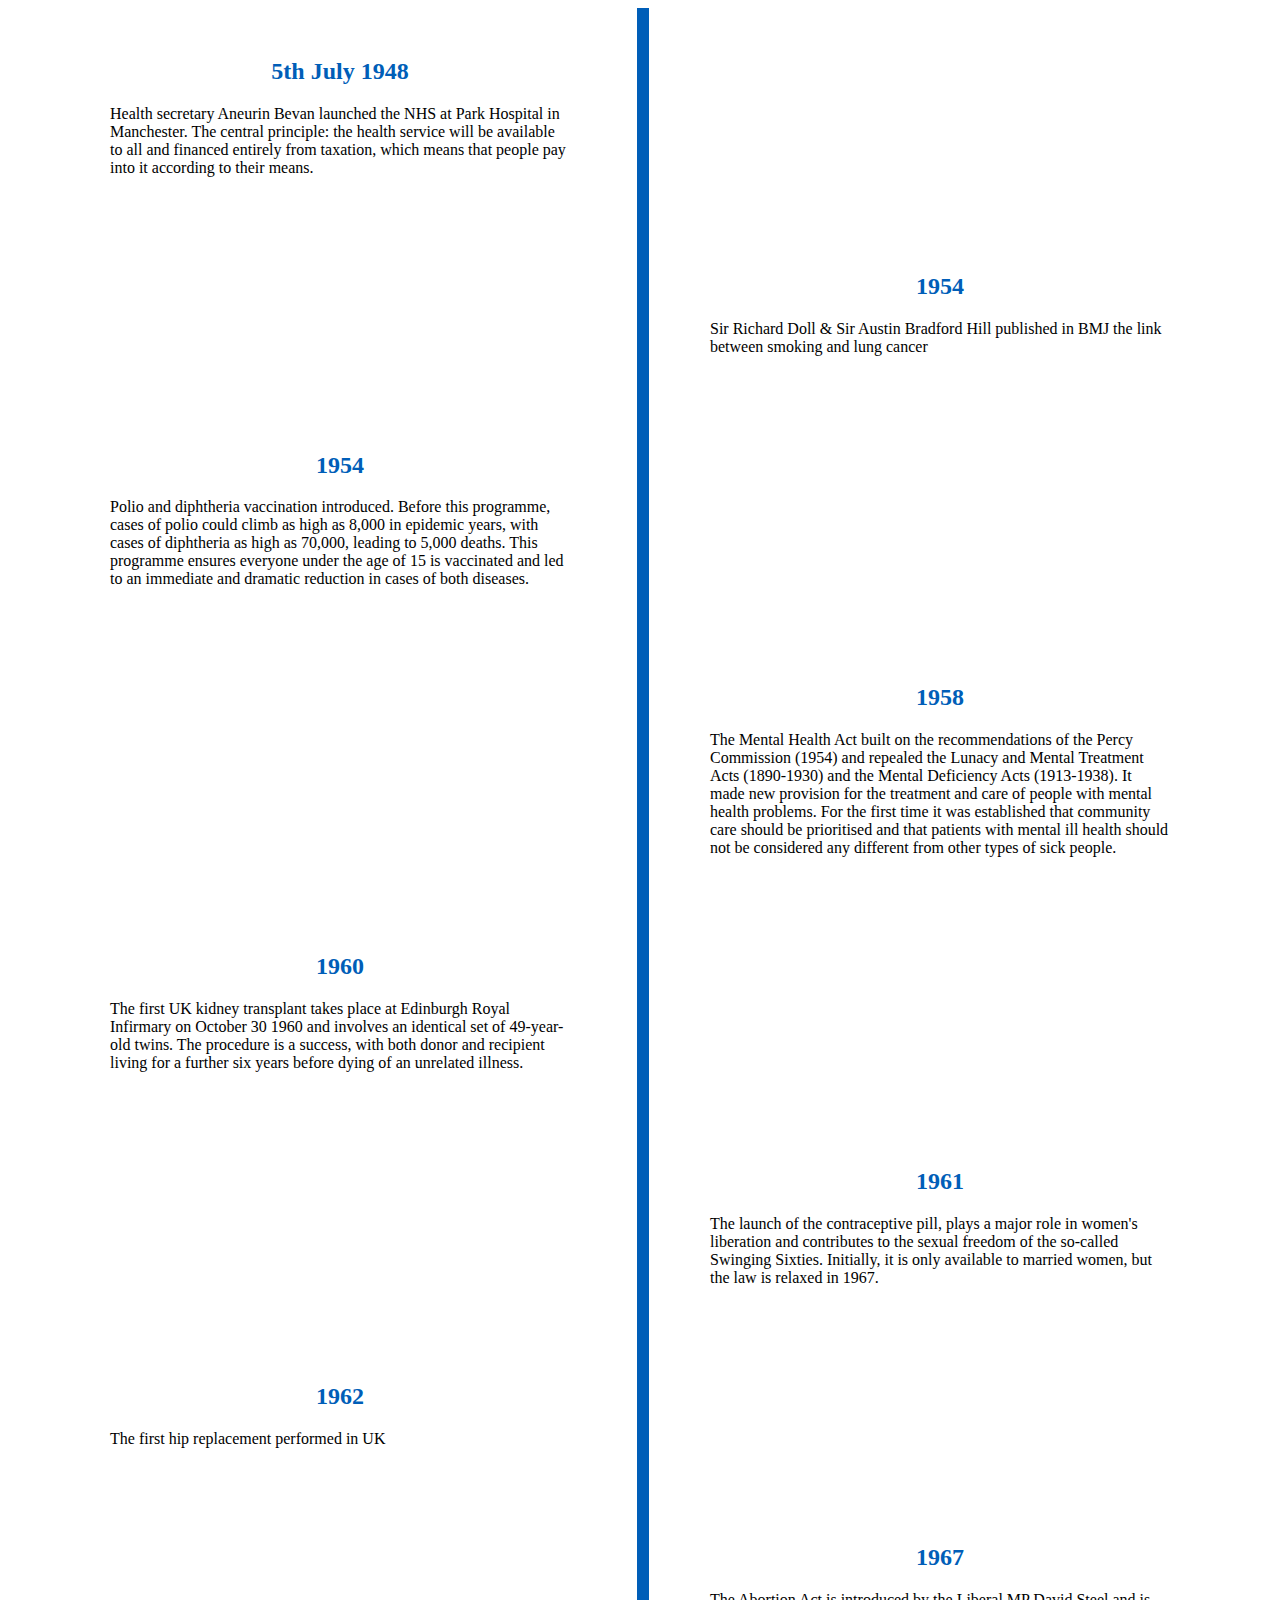
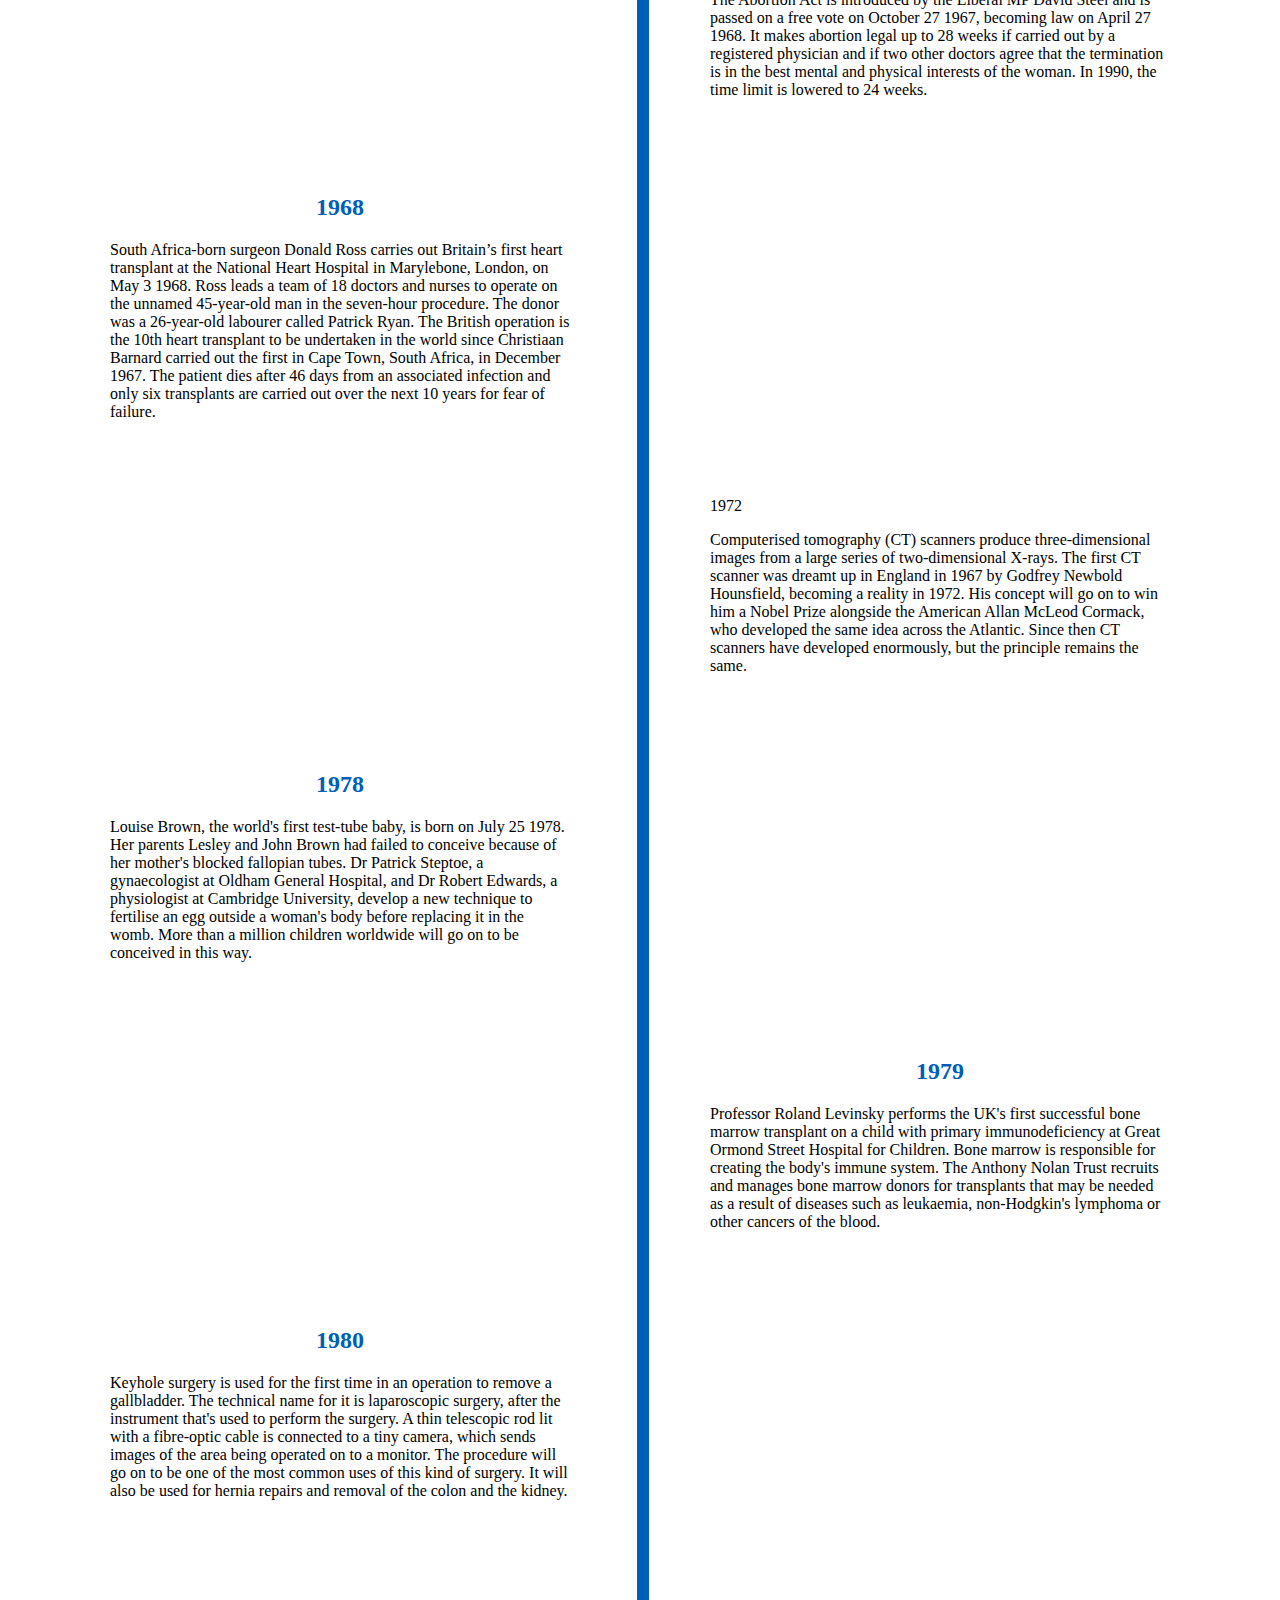
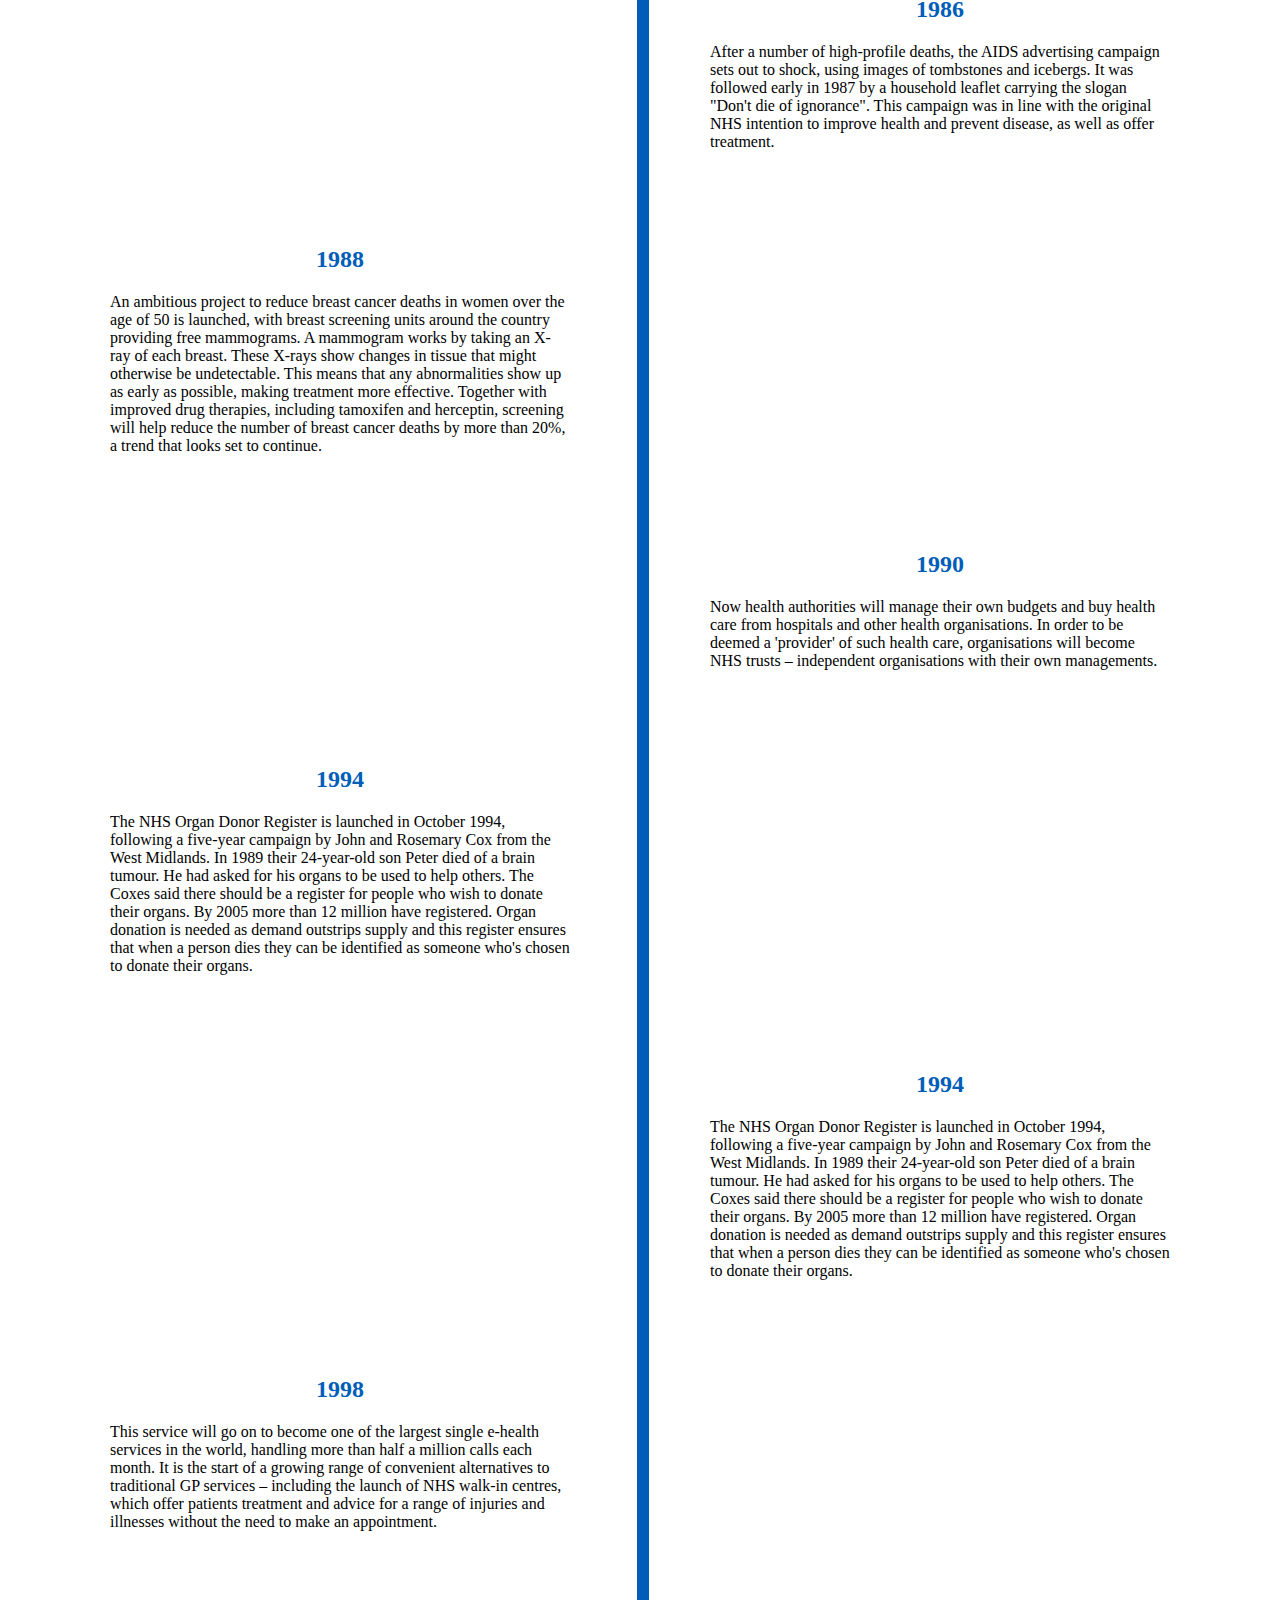
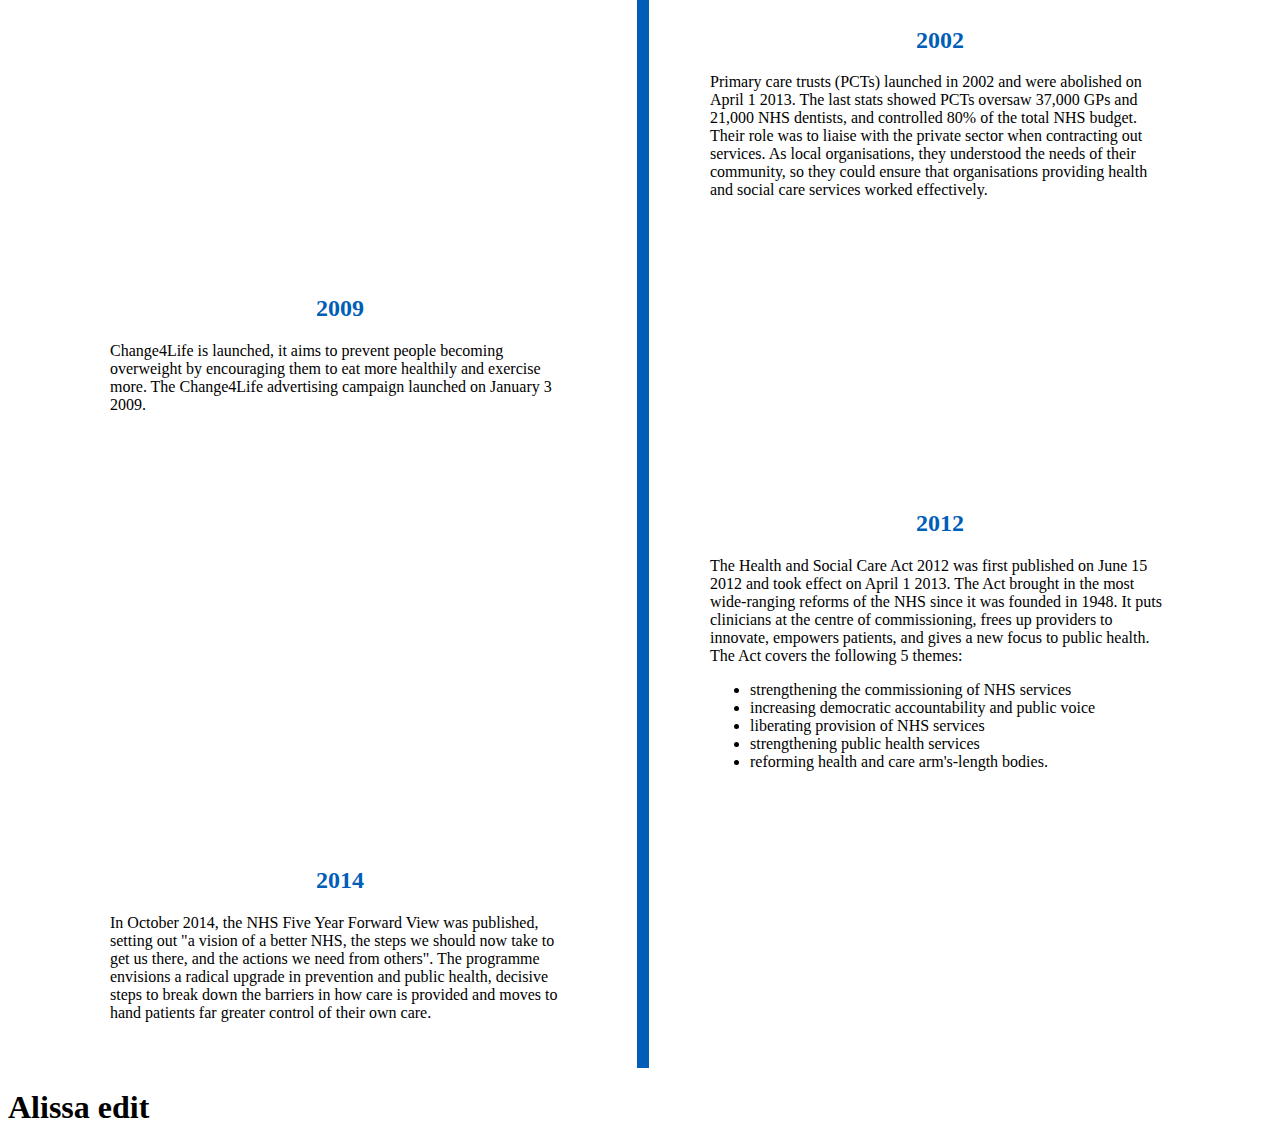
<file: timeline.html>
<!DOCTYPE html>
<html>
</html>
  <head>
    <meta name="viewport" content="width=device-width, initial-scale=1.0">
    <link href="timeline.css" rel="stylesheet" type="text/css" />
  </head>
  <body>
    <div class="timeline">
  <div class="container left">
    <div class="content">
      <h2>5th July 1948</h2>
      <p>Health secretary Aneurin Bevan launched the NHS at Park Hospital in Manchester. The central principle: the health service will be available to all and financed entirely from taxation, which means that people pay into it according to their means.</p>
    </div>
  </div>
  <div class="container right">
    <div class="content">
      <h2>1954</h2>
      <p>Sir Richard Doll  & Sir Austin Bradford Hill published in BMJ the link between smoking and lung cancer</p>
    </div>
  </div>
  <div class="container left">
    <div class="content">
      <h2>1954</h2>
      <p>Polio and diphtheria vaccination introduced. Before this programme, cases of polio could climb as high as 8,000 in epidemic years, with cases of diphtheria as high as 70,000, leading to 5,000 deaths. This programme ensures everyone under the age of 15 is vaccinated and led to an immediate and dramatic reduction in cases of both diseases.</p>
    </div>
  </div>
  <div class="container right">
    <div class="content">
      <h2>1958</h2>
      <p>The Mental Health Act built on the recommendations of the Percy Commission (1954) and repealed the Lunacy and Mental Treatment Acts (1890-1930) and the Mental Deficiency Acts (1913-1938). It made new provision for the treatment and care of people with mental health problems. For the first time it was established that community care should be prioritised and that patients with mental ill health should not be considered any different from other types of sick people.</p>
        </div>
      </div>
  <div class="container left">
    <div class="content">
      <h2>1960</h2>
      <p>The first UK kidney transplant takes place at Edinburgh Royal Infirmary on October 30 1960 and involves an identical set of 49-year-old twins. The procedure is a success, with both donor and recipient living for a further six years before dying of an unrelated illness.</p>
    </div>
  </div>
  <div class="container right">
    <div class="content">
      <h2>1961</h2>
      <p>The launch of the contraceptive pill, plays a major role in women's liberation and contributes to the sexual freedom of the so-called Swinging Sixties. Initially, it is only available to married women, but the law is relaxed in 1967.</p>
        </div>
    </div>
    <div class="container left">
      <div class="content">
        <h2>1962</h2>
        <p>The first hip replacement performed in UK</p>
      </div>
    </div>
   <div class="container right">
    <div class="content">
        <h2>1967</h2>
        <p>The Abortion Act is introduced by the Liberal MP David Steel and is passed on a free vote on October 27 1967, becoming law on April 27 1968. It makes abortion legal up to 28 weeks if carried out by a registered physician and if two other doctors agree that the termination is in the best mental and physical interests of the woman. In 1990, the time limit is lowered to 24 weeks.</p>
        </div>
    </div>
    <div class="container left">
      <div class="content">
        <h2>1968</h2>
        <p>South Africa-born surgeon Donald Ross carries out Britain’s first heart transplant at the National Heart Hospital in Marylebone, London, on May 3 1968. Ross leads a team of 18 doctors and nurses to operate on the unnamed 45-year-old man in the seven-hour procedure. The donor was a 26-year-old labourer called Patrick Ryan. The British operation is the 10th heart transplant to be undertaken in the world since Christiaan Barnard carried out the first in Cape Town, South Africa, in December 1967. The patient dies after 46 days from an associated infection and only six transplants are carried out over the next 10 years for fear of failure.</p>
        </div>
    </div>
    <div class="container right">
      <div class="content"
        <h2>1972</h2>
        <p>Computerised tomography (CT) scanners produce three-dimensional images from a large series of two-dimensional X-rays. The first CT scanner was dreamt up in England in 1967 by Godfrey Newbold Hounsfield, becoming a reality in 1972. His concept will go on to win him a Nobel Prize alongside the American Allan McLeod Cormack, who developed the same idea across the Atlantic. Since then CT scanners have developed enormously, but the principle remains the same.</p>
      </div>
    </div>
    <div class="container left">
      <div class="content">
        <h2>1978</h2>
        <p>Louise Brown, the world's first test-tube baby, is born on July 25 1978. Her parents Lesley and John Brown had failed to conceive because of her mother's blocked fallopian tubes. Dr Patrick Steptoe, a gynaecologist at Oldham General Hospital, and Dr Robert Edwards, a physiologist at Cambridge University, develop a new technique to fertilise an egg outside a woman's body before replacing it in the womb. More than a million children worldwide will go on to be conceived in this way.</p>
      </div>
    </div>
    <div class="container right">
      <div class="content">
        <h2>1979</h2>
        <p>Professor Roland Levinsky performs the UK's first successful bone marrow transplant on a child with primary immunodeficiency at Great Ormond Street Hospital for Children. Bone marrow is responsible for creating the body's immune system. The Anthony Nolan Trust recruits and manages bone marrow donors for transplants that may be needed as a result of diseases such as leukaemia, non-Hodgkin's lymphoma or other cancers of the blood.</p>
      </div>
     </div>
     <div class="container left">
       <div class="content">
          <h2>1980</h2>
          <p>Keyhole surgery is used for the first time in an operation to remove a gallbladder. The technical name for it is laparoscopic surgery, after the instrument that's used to perform the surgery. A thin telescopic rod lit with a fibre-optic cable is connected to a tiny camera, which sends images of the area being operated on to a monitor. The procedure will go on to be one of the most common uses of this kind of surgery. It will also be used for hernia repairs and removal of the colon and the kidney.</p>
        </div>
      </div>
      <div class="container right">
        <div class="content">
          <h2>1986</h2>
          <p>After a number of high-profile deaths, the AIDS advertising campaign sets out to shock, using images of tombstones and icebergs. It was followed early in 1987 by a household leaflet carrying the slogan "Don't die of ignorance". This campaign was in line with the original NHS intention to improve health and prevent disease, as well as offer treatment.</p>
        </div>
      </div>
    <div class="container left">
      <div class="content">
        <h2>1988</h2>
        <p>An ambitious project to reduce breast cancer deaths in women over the age of 50 is launched, with breast screening units around the country providing free mammograms. A mammogram works by taking an X-ray of each breast. These X-rays show changes in tissue that might otherwise be undetectable. This means that any abnormalities show up as early as possible, making treatment more effective. Together with improved drug therapies, including tamoxifen and herceptin, screening will help reduce the number of breast cancer deaths by more than 20%, a trend that looks set to continue.</p>
        </div>
      </div>
    <div class="container right">
      <div class="content">
        <h2>1990</h2>
        <p>Now health authorities will manage their own budgets and buy health care from hospitals and other health organisations. In order to be deemed a 'provider' of such health care, organisations will become NHS trusts – independent organisations with their own managements.</p>
      </div>
    </div>
    <div class="container left">
      <div class="content">
        <h2>1994</h2>
        <p>The NHS Organ Donor Register is launched in October 1994, following a five-year campaign by John and Rosemary Cox from the West Midlands. In 1989 their 24-year-old son Peter died of a brain tumour. He had asked for his organs to be used to help others. The Coxes said there should be a register for people who wish to donate their organs. By 2005 more than 12 million have registered. Organ donation is needed as demand outstrips supply and this register ensures that when a person dies they can be identified as someone who's chosen to donate their organs.</p>
      </div>
    </div>
    <div class="container right">
      <div class="content">
        <h2>1994</h2>
        <p>The NHS Organ Donor Register is launched in October 1994, following a five-year campaign by John and Rosemary Cox from the West Midlands. In 1989 their 24-year-old son Peter died of a brain tumour. He had asked for his organs to be used to help others. The Coxes said there should be a register for people who wish to donate their organs. By 2005 more than 12 million have registered. Organ donation is needed as demand outstrips supply and this register ensures that when a person dies they can be identified as someone who's chosen to donate their organs.</p>
      </div>
    </div>
    <div class="container left">
      <div class="content">
        <h2>1998</h2>
        <p>This service will go on to become one of the largest single e-health services in the world, handling more than half a million calls each month. It is the start of a growing range of convenient alternatives to traditional GP services – including the launch of NHS walk-in centres, which offer patients treatment and advice for a range of injuries and illnesses without the need to make an appointment.</p>
      </div>
    </div>
    <div class="container right">
      <div class="content">
        <h2>2002</h2>
        <p>Primary care trusts (PCTs) launched in 2002 and were abolished on April 1 2013. The last stats showed PCTs oversaw 37,000 GPs and 21,000 NHS dentists, and controlled 80% of the total NHS budget. Their role was to liaise with the private sector when contracting out services. As local organisations, they understood the needs of their community, so they could ensure that organisations providing health and social care services worked effectively.</p>
      </div>
    </div>
    <div class="container left">
      <div class="content">
        <h2>2009</h2>
        <p>Change4Life is launched, it aims to prevent people becoming overweight by encouraging them to eat more healthily and exercise more. The Change4Life advertising campaign launched on January 3 2009.</p>
      </div>
    </div>
    <div class="container right">
      <div class="content">
        <h2>2012</h2>
        <p>The Health and Social Care Act 2012 was first published on June 15 2012 and took effect on April 1 2013. The Act brought in the most wide-ranging reforms of the NHS since it was founded in 1948. It puts clinicians at the centre of commissioning, frees up providers to innovate, empowers patients, and gives a new focus to public health. The Act covers the following 5 themes:
          <ul>
            <li>strengthening the commissioning of NHS services</li>
            <li>increasing democratic accountability and public voice</li>
            <li>liberating provision of NHS services</li>
            <li>strengthening public health services</li>
            <li>reforming health and care arm's-length bodies.</li>
          </ul></p>
        </div>
      </div>
      <div class="container left">
        <div class="content">
          <h2>2014</h2>
          <p>In October 2014, the NHS Five Year Forward View was published, setting out "a vision of a better NHS, the steps we should now take to get us there, and the actions we need from others". The programme envisions a radical upgrade in prevention and public health, decisive steps to break down the barriers in how care is provided and moves to hand patients far greater control of their own care.</p>
        </div>
        </div>
      </div>
      <h1>Alissa edit</h1>
</body>
</file>
<file: timeline.css>
* {
    box-sizing: border-box;
}
div.timeline h2{
  text-align: center;
  color: #005EB8;
  font-weight: bold;
}
/* remove this
body {
    background-color: #E8EDEE;
    font-family: Frutiger;
} */

/* The actual timeline (the vertical ruler) */
.timeline {
    position: relative;
    max-width: 1200px;
    margin: 0 auto;
}

/* The actual timeline (the vertical ruler) */
.timeline::after {
    content: '';
    position: absolute;
    width: 12px;
    background-color: #005EB8;
    top: 0;
    bottom: 0;
    left: 50%;
    margin-left: -3px;
}

/* Container around content */
.container {
    padding: 10px 40px;
    position: relative;
    background-color: inherit;
    width: 50%;
}


/* Place the container to the left */
.left {
    left: 0;
}

/* Place the container to the right */
.right {
    left: 50%;
}


/* The actual content */
.content {
    padding: 20px 30px;
    background-color: white;
    position: relative;
    border-radius: 6px;
}

/* Media queries - Responsive timeline on screens less than 600px wide */
@media screen and (max-width: 600px) {
  /* Place the timelime to the left */
  .timeline::after {
    left: 31px;
  }
</file>
